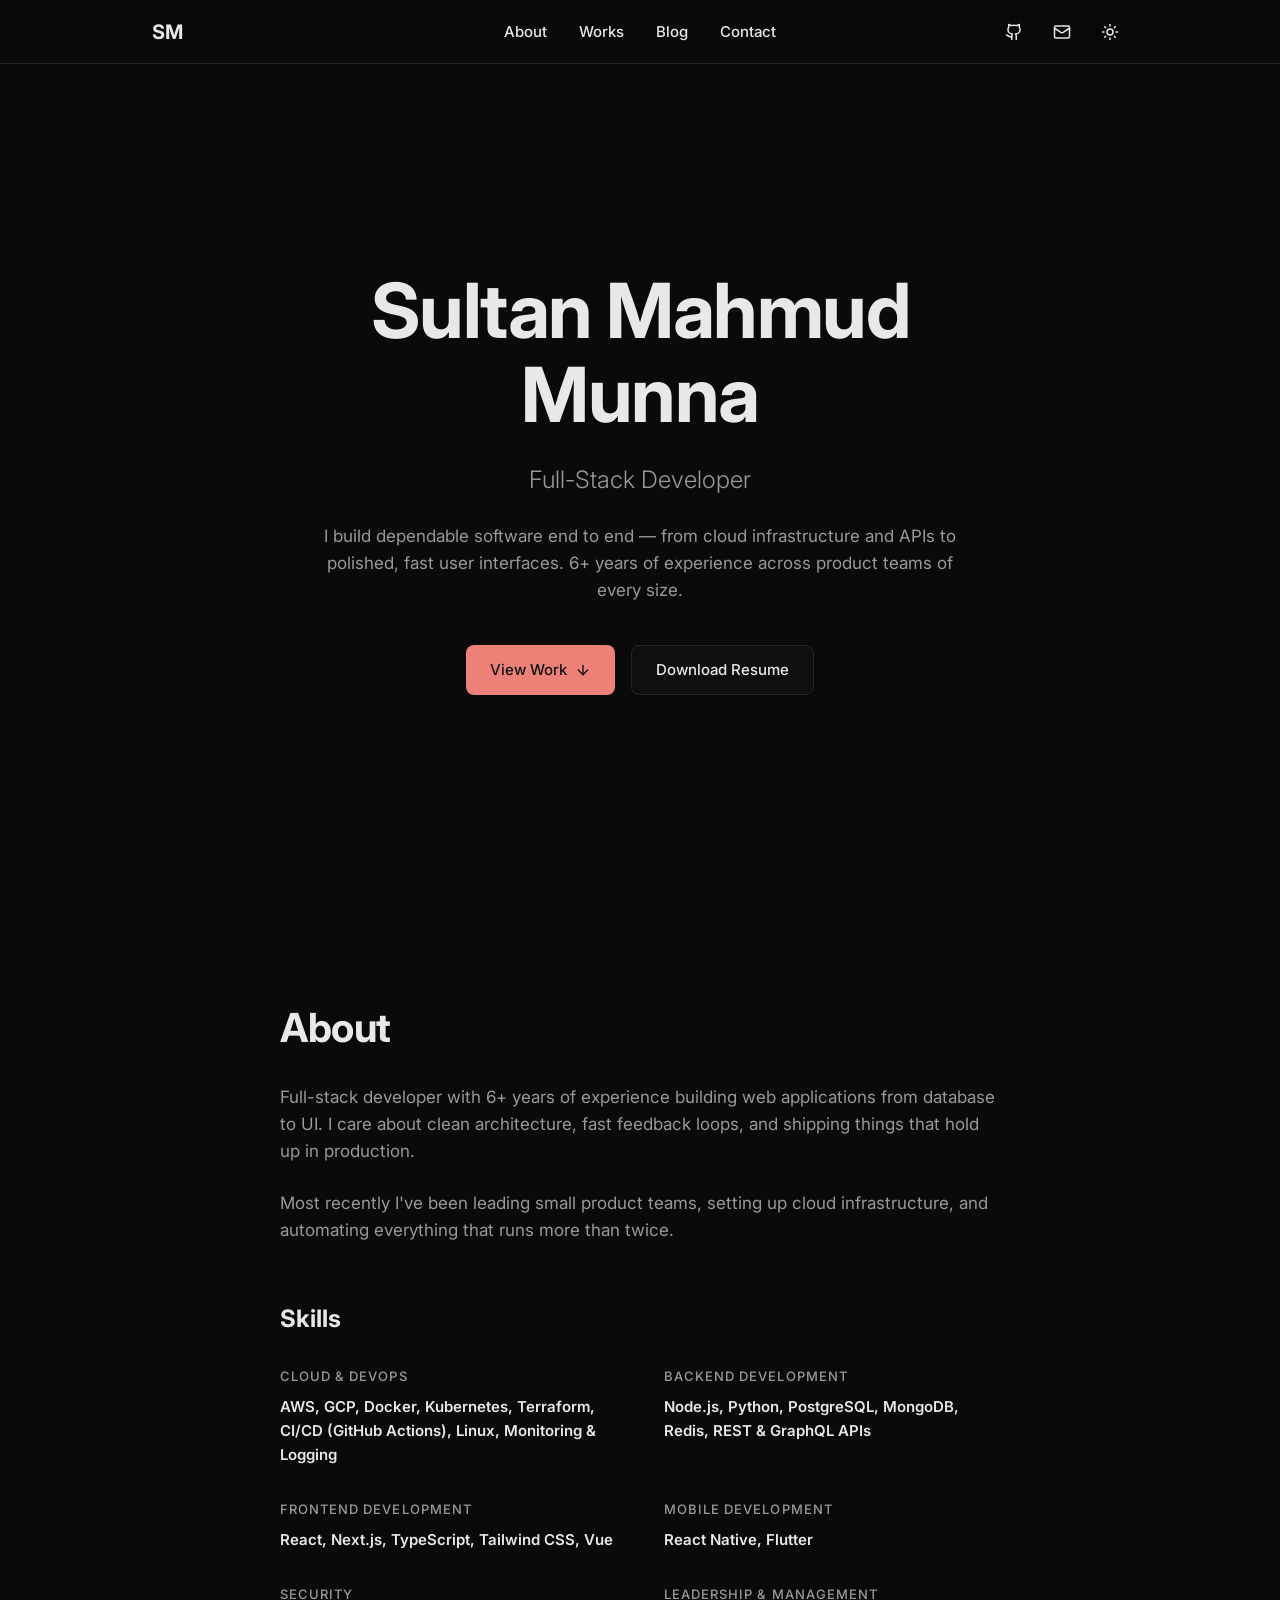
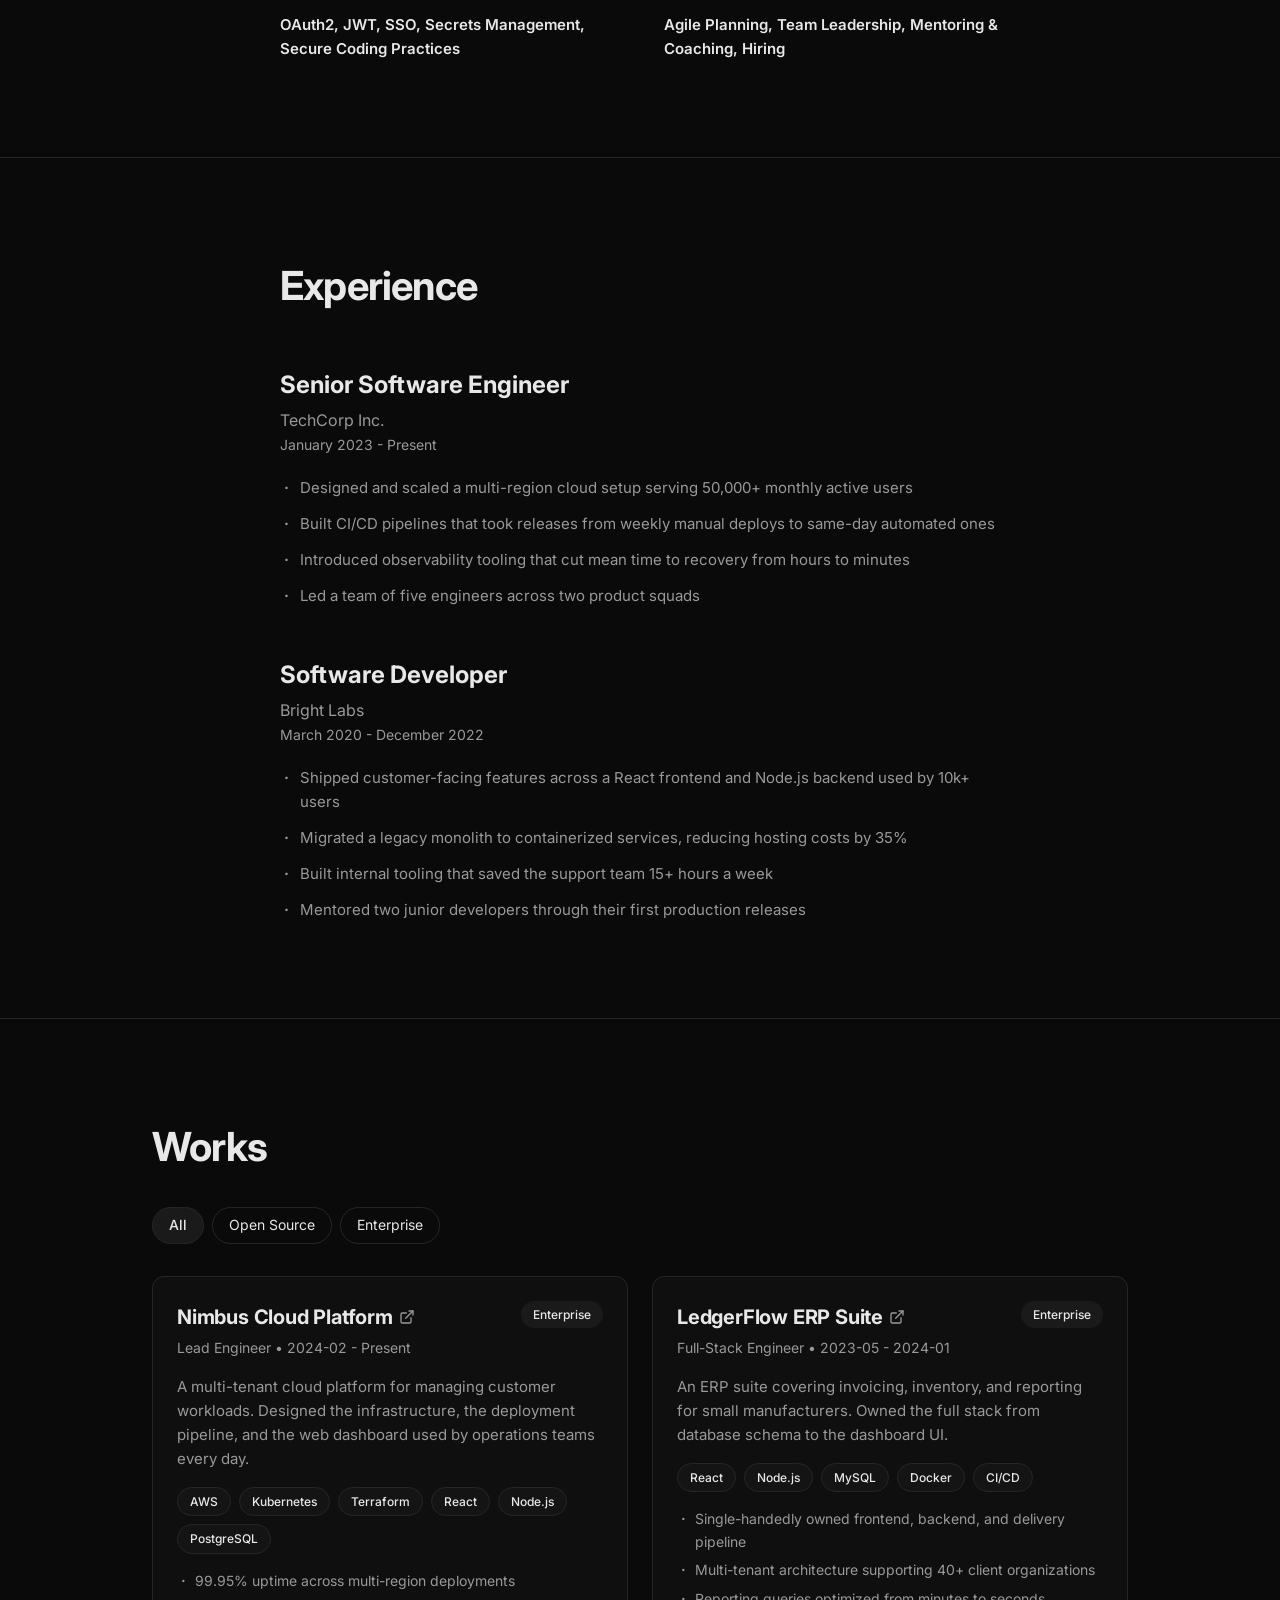
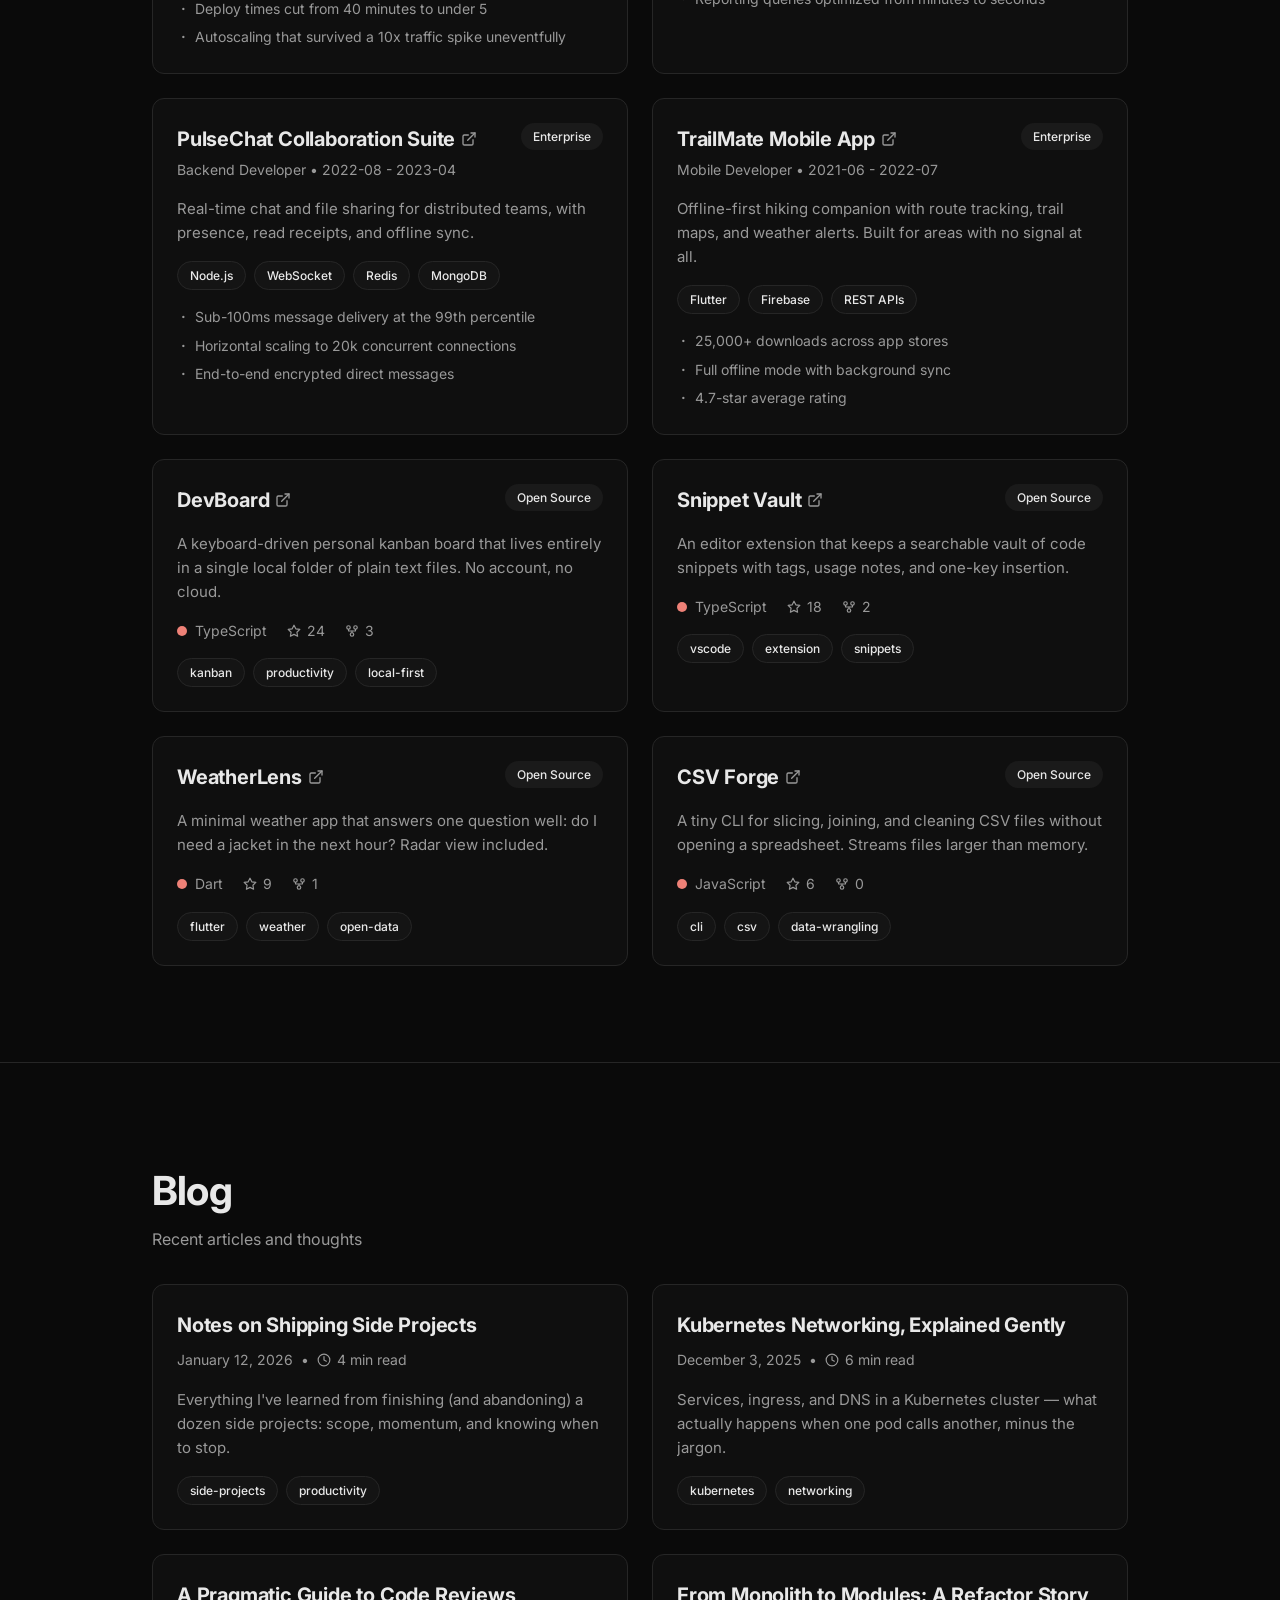
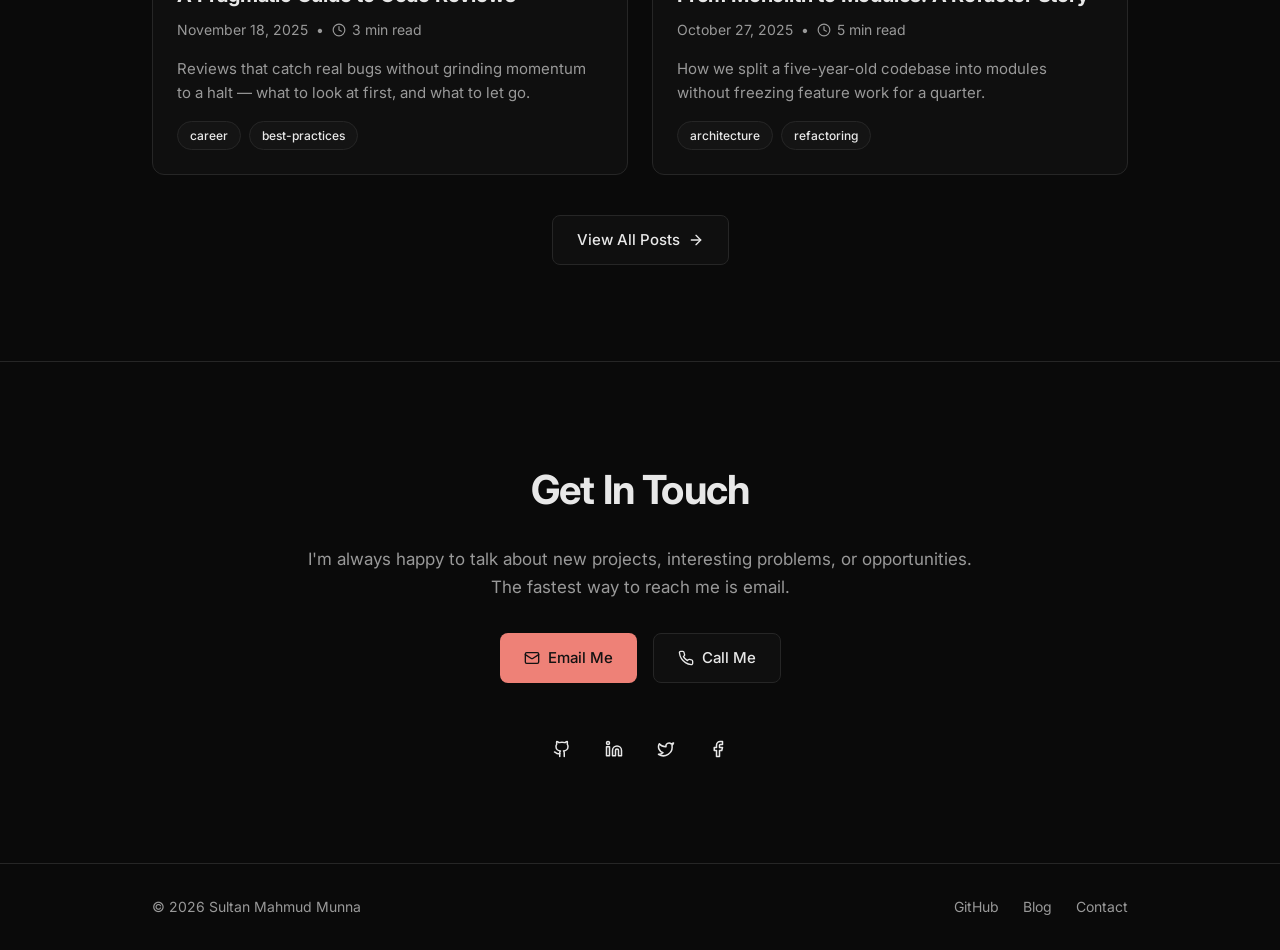
<file: index.html>
<!DOCTYPE html>
<html lang="en" class="dark">
  <head>
    <meta charset="UTF-8" />
    <meta name="viewport" content="width=device-width, initial-scale=1.0" />
    <title>Sultan Mahmud Munna — Full-Stack Developer</title>
    <meta
      name="description"
      content="Full-Stack Developer building reliable web applications, cloud infrastructure, and developer tools."
    />
    <meta name="author" content="Sultan Mahmud Munna" />
    <link rel="preconnect" href="https://fonts.googleapis.com" />
    <link rel="preconnect" href="https://fonts.gstatic.com" crossorigin />
    <link
      href="https://fonts.googleapis.com/css2?family=Inter:wght@300;400;500;600;700&display=swap"
      rel="stylesheet"
    />
    <link rel="shortcut icon" href="favicon.svg" type="image/svg+xml" />
    <link rel="stylesheet" href="css/style.css" />
    <script>
      // Apply the saved theme before first paint to avoid a flash.
      (function () {
        var saved = localStorage.getItem("theme");
        var dark = saved ? saved === "dark" : true;
        document.documentElement.classList.toggle("dark", dark);
      })();
    </script>
  </head>
  <body>
    <header class="site-header">
      <div class="container header-inner">
        <a href="#top" class="logo">SM</a>
        <nav class="main-nav" aria-label="Primary">
          <a href="#about" class="nav-link">About</a>
          <a href="#works" class="nav-link">Works</a>
          <a href="#blog" class="nav-link">Blog</a>
          <a href="#contact" class="nav-link">Contact</a>
        </nav>
        <div class="header-actions">
          <a
            href="https://github.com/sultanmunna"
            class="icon-link"
            aria-label="GitHub"
            target="_blank"
            rel="noreferrer"
          >
            <svg viewBox="0 0 24 24" fill="none" stroke="currentColor" stroke-width="2" stroke-linecap="round" stroke-linejoin="round" aria-hidden="true">
              <path d="M15 22v-4a4.8 4.8 0 0 0-1-3.5c3 0 6-2 6-5.5.08-1.25-.27-2.48-1-3.5.28-1.15.28-2.35 0-3.5 0 0-1 0-3 1.5-2.64-.5-5.36-.5-8 0C6 2 5 2 5 2c-.3 1.15-.3 2.35 0 3.5A5.403 5.403 0 0 0 4 9c0 3.5 3 5.5 6 5.5-.39.49-.68 1.05-.85 1.65-.17.6-.22 1.23-.15 1.85v4" />
              <path d="M9 18c-4.51 2-5-2-7-2" />
            </svg>
          </a>
          <a href="mailto:alex.carter@example.com" class="icon-link" aria-label="Email">
            <svg viewBox="0 0 24 24" fill="none" stroke="currentColor" stroke-width="2" stroke-linecap="round" stroke-linejoin="round" aria-hidden="true">
              <rect width="20" height="16" x="2" y="4" rx="2" />
              <path d="m22 7-8.97 5.7a1.94 1.94 0 0 1-2.06 0L2 7" />
            </svg>
          </a>
          <button id="theme-toggle" class="icon-btn" aria-label="Toggle theme">
            <svg class="icon-sun" viewBox="0 0 24 24" fill="none" stroke="currentColor" stroke-width="2" stroke-linecap="round" stroke-linejoin="round" aria-hidden="true">
              <circle cx="12" cy="12" r="4" />
              <path d="M12 2v2" /><path d="M12 20v2" />
              <path d="m4.93 4.93 1.41 1.41" /><path d="m17.66 17.66 1.41 1.41" />
              <path d="M2 12h2" /><path d="M20 12h2" />
              <path d="m6.34 17.66-1.41 1.41" /><path d="m19.07 4.93-1.41 1.41" />
            </svg>
            <svg class="icon-moon" viewBox="0 0 24 24" fill="none" stroke="currentColor" stroke-width="2" stroke-linecap="round" stroke-linejoin="round" aria-hidden="true">
              <path d="M12 3a6 6 0 0 0 9 9 9 9 0 1 1-9-9Z" />
            </svg>
          </button>
        </div>
      </div>
    </header>

    <main id="top">
      <!-- Hero -->
      <section class="hero">
        <div class="container hero-inner">
          <h1 class="hero-title reveal">Sultan Mahmud Munna</h1>
          <p class="hero-role reveal" data-delay="100">Full-Stack Developer</p>
          <p class="hero-desc reveal" data-delay="200">
            I build dependable software end to end — from cloud infrastructure
            and APIs to polished, fast user interfaces. 6+ years of experience
            across product teams of every size.
          </p>
          <div class="hero-actions reveal" data-delay="300">
            <a href="#works" class="btn btn-primary">
              View Work
              <svg viewBox="0 0 24 24" fill="none" stroke="currentColor" stroke-width="2" stroke-linecap="round" stroke-linejoin="round" aria-hidden="true">
                <path d="M12 5v14" /><path d="m19 12-7 7-7-7" />
              </svg>
            </a>
            <a href="resume.pdf" class="btn btn-outline">Download Resume</a>
          </div>
        </div>
      </section>

      <!-- About -->
      <section id="about" class="section">
        <div class="container-narrow">
          <h2 class="section-title reveal">About</h2>
          <p class="lead reveal" data-delay="100">
            Full-stack developer with 6+ years of experience building web
            applications from database to UI. I care about clean architecture,
            fast feedback loops, and shipping things that hold up in production.
          </p>
          <p class="lead reveal" data-delay="150">
            Most recently I've been leading small product teams, setting up
            cloud infrastructure, and automating everything that runs more than
            twice.
          </p>

          <h3 class="skills-title reveal">Skills</h3>
          <div class="skills-grid">
            <div class="skill reveal">
              <h4>Cloud &amp; DevOps</h4>
              <p>AWS, GCP, Docker, Kubernetes, Terraform, CI/CD (GitHub Actions), Linux, Monitoring &amp; Logging</p>
            </div>
            <div class="skill reveal" data-delay="100">
              <h4>Backend Development</h4>
              <p>Node.js, Python, PostgreSQL, MongoDB, Redis, REST &amp; GraphQL APIs</p>
            </div>
            <div class="skill reveal" data-delay="150">
              <h4>Frontend Development</h4>
              <p>React, Next.js, TypeScript, Tailwind CSS, Vue</p>
            </div>
            <div class="skill reveal" data-delay="200">
              <h4>Mobile Development</h4>
              <p>React Native, Flutter</p>
            </div>
            <div class="skill reveal" data-delay="250">
              <h4>Security</h4>
              <p>OAuth2, JWT, SSO, Secrets Management, Secure Coding Practices</p>
            </div>
            <div class="skill reveal" data-delay="300">
              <h4>Leadership &amp; Management</h4>
              <p>Agile Planning, Team Leadership, Mentoring &amp; Coaching, Hiring</p>
            </div>
          </div>
        </div>
      </section>

      <!-- Experience -->
      <section id="experience" class="section">
        <div class="container-narrow">
          <h2 class="section-title reveal">Experience</h2>

          <article class="job reveal" data-delay="100">
            <h3 class="job-title">Senior Software Engineer</h3>
            <p class="job-company">TechCorp Inc.</p>
            <p class="job-dates">January 2023 - Present</p>
            <ul class="job-points">
              <li>Designed and scaled a multi-region cloud setup serving 50,000+ monthly active users</li>
              <li>Built CI/CD pipelines that took releases from weekly manual deploys to same-day automated ones</li>
              <li>Introduced observability tooling that cut mean time to recovery from hours to minutes</li>
              <li>Led a team of five engineers across two product squads</li>
            </ul>
          </article>

          <article class="job reveal" data-delay="150">
            <h3 class="job-title">Software Developer</h3>
            <p class="job-company">Bright Labs</p>
            <p class="job-dates">March 2020 - December 2022</p>
            <ul class="job-points">
              <li>Shipped customer-facing features across a React frontend and Node.js backend used by 10k+ users</li>
              <li>Migrated a legacy monolith to containerized services, reducing hosting costs by 35%</li>
              <li>Built internal tooling that saved the support team 15+ hours a week</li>
              <li>Mentored two junior developers through their first production releases</li>
            </ul>
          </article>
        </div>
      </section>

      <!-- Works -->
      <section id="works" class="section">
        <div class="container">
          <h2 class="section-title reveal">Works</h2>
          <div class="filters reveal" data-delay="100" role="group" aria-label="Filter projects">
            <button class="filter-btn active" data-filter="all" aria-pressed="true">All</button>
            <button class="filter-btn" data-filter="open-source" aria-pressed="false">Open Source</button>
            <button class="filter-btn" data-filter="enterprise" aria-pressed="false">Enterprise</button>
          </div>

          <div class="works-grid">
            <article class="card work-card reveal" data-category="enterprise">
              <div class="card-head">
                <h3 class="card-title">
                  <a href="https://example.com" target="_blank" rel="noreferrer">
                    Nimbus Cloud Platform
                    <svg class="ext-icon" viewBox="0 0 24 24" fill="none" stroke="currentColor" stroke-width="2" stroke-linecap="round" stroke-linejoin="round" aria-hidden="true">
                      <path d="M15 3h6v6" /><path d="M10 14 21 3" />
                      <path d="M18 13v6a2 2 0 0 1-2 2H5a2 2 0 0 1-2-2V8a2 2 0 0 1 2-2h6" />
                    </svg>
                  </a>
                </h3>
                <span class="badge">Enterprise</span>
              </div>
              <p class="card-meta">Lead Engineer • 2024-02 - Present</p>
              <p class="card-desc">
                A multi-tenant cloud platform for managing customer workloads.
                Designed the infrastructure, the deployment pipeline, and the
                web dashboard used by operations teams every day.
              </p>
              <div class="tags">
                <span>AWS</span><span>Kubernetes</span><span>Terraform</span>
                <span>React</span><span>Node.js</span><span>PostgreSQL</span>
              </div>
              <ul class="card-points">
                <li>99.95% uptime across multi-region deployments</li>
                <li>Deploy times cut from 40 minutes to under 5</li>
                <li>Autoscaling that survived a 10x traffic spike uneventfully</li>
              </ul>
            </article>

            <article class="card work-card reveal" data-category="enterprise" data-delay="100">
              <div class="card-head">
                <h3 class="card-title">
                  <a href="https://example.com" target="_blank" rel="noreferrer">
                    LedgerFlow ERP Suite
                    <svg class="ext-icon" viewBox="0 0 24 24" fill="none" stroke="currentColor" stroke-width="2" stroke-linecap="round" stroke-linejoin="round" aria-hidden="true">
                      <path d="M15 3h6v6" /><path d="M10 14 21 3" />
                      <path d="M18 13v6a2 2 0 0 1-2 2H5a2 2 0 0 1-2-2V8a2 2 0 0 1 2-2h6" />
                    </svg>
                  </a>
                </h3>
                <span class="badge">Enterprise</span>
              </div>
              <p class="card-meta">Full-Stack Engineer • 2023-05 - 2024-01</p>
              <p class="card-desc">
                An ERP suite covering invoicing, inventory, and reporting for
                small manufacturers. Owned the full stack from database schema
                to the dashboard UI.
              </p>
              <div class="tags">
                <span>React</span><span>Node.js</span><span>MySQL</span>
                <span>Docker</span><span>CI/CD</span>
              </div>
              <ul class="card-points">
                <li>Single-handedly owned frontend, backend, and delivery pipeline</li>
                <li>Multi-tenant architecture supporting 40+ client organizations</li>
                <li>Reporting queries optimized from minutes to seconds</li>
              </ul>
            </article>

            <article class="card work-card reveal" data-category="enterprise" data-delay="150">
              <div class="card-head">
                <h3 class="card-title">
                  <a href="https://example.com" target="_blank" rel="noreferrer">
                    PulseChat Collaboration Suite
                    <svg class="ext-icon" viewBox="0 0 24 24" fill="none" stroke="currentColor" stroke-width="2" stroke-linecap="round" stroke-linejoin="round" aria-hidden="true">
                      <path d="M15 3h6v6" /><path d="M10 14 21 3" />
                      <path d="M18 13v6a2 2 0 0 1-2 2H5a2 2 0 0 1-2-2V8a2 2 0 0 1 2-2h6" />
                    </svg>
                  </a>
                </h3>
                <span class="badge">Enterprise</span>
              </div>
              <p class="card-meta">Backend Developer • 2022-08 - 2023-04</p>
              <p class="card-desc">
                Real-time chat and file sharing for distributed teams, with
                presence, read receipts, and offline sync.
              </p>
              <div class="tags">
                <span>Node.js</span><span>WebSocket</span><span>Redis</span><span>MongoDB</span>
              </div>
              <ul class="card-points">
                <li>Sub-100ms message delivery at the 99th percentile</li>
                <li>Horizontal scaling to 20k concurrent connections</li>
                <li>End-to-end encrypted direct messages</li>
              </ul>
            </article>

            <article class="card work-card reveal" data-category="enterprise" data-delay="200">
              <div class="card-head">
                <h3 class="card-title">
                  <a href="https://example.com" target="_blank" rel="noreferrer">
                    TrailMate Mobile App
                    <svg class="ext-icon" viewBox="0 0 24 24" fill="none" stroke="currentColor" stroke-width="2" stroke-linecap="round" stroke-linejoin="round" aria-hidden="true">
                      <path d="M15 3h6v6" /><path d="M10 14 21 3" />
                      <path d="M18 13v6a2 2 0 0 1-2 2H5a2 2 0 0 1-2-2V8a2 2 0 0 1 2-2h6" />
                    </svg>
                  </a>
                </h3>
                <span class="badge">Enterprise</span>
              </div>
              <p class="card-meta">Mobile Developer • 2021-06 - 2022-07</p>
              <p class="card-desc">
                Offline-first hiking companion with route tracking, trail maps,
                and weather alerts. Built for areas with no signal at all.
              </p>
              <div class="tags">
                <span>Flutter</span><span>Firebase</span><span>REST APIs</span>
              </div>
              <ul class="card-points">
                <li>25,000+ downloads across app stores</li>
                <li>Full offline mode with background sync</li>
                <li>4.7-star average rating</li>
              </ul>
            </article>

            <article class="card work-card reveal" data-category="open-source" data-delay="250">
              <div class="card-head">
                <h3 class="card-title">
                  <a href="https://github.com/sultanmunna/devboard" target="_blank" rel="noreferrer">
                    DevBoard
                    <svg class="ext-icon" viewBox="0 0 24 24" fill="none" stroke="currentColor" stroke-width="2" stroke-linecap="round" stroke-linejoin="round" aria-hidden="true">
                      <path d="M15 3h6v6" /><path d="M10 14 21 3" />
                      <path d="M18 13v6a2 2 0 0 1-2 2H5a2 2 0 0 1-2-2V8a2 2 0 0 1 2-2h6" />
                    </svg>
                  </a>
                </h3>
                <span class="badge">Open Source</span>
              </div>
              <p class="card-desc">
                A keyboard-driven personal kanban board that lives entirely in
                a single local folder of plain text files. No account, no cloud.
              </p>
              <div class="repo-stats">
                <span class="lang"><i class="lang-dot"></i>TypeScript</span>
                <span class="stat">
                  <svg viewBox="0 0 24 24" fill="none" stroke="currentColor" stroke-width="2" stroke-linecap="round" stroke-linejoin="round" aria-hidden="true">
                    <polygon points="12 2 15.09 8.26 22 9.27 17 14.14 18.18 21.02 12 17.77 5.82 21.02 7 14.14 2 9.27 8.91 8.26 12 2" />
                  </svg>
                  24
                </span>
                <span class="stat">
                  <svg viewBox="0 0 24 24" fill="none" stroke="currentColor" stroke-width="2" stroke-linecap="round" stroke-linejoin="round" aria-hidden="true">
                    <circle cx="12" cy="18" r="3" /><circle cx="6" cy="6" r="3" /><circle cx="18" cy="6" r="3" />
                    <path d="M18 9v2c0 .6-.4 1-1 1H7c-.6 0-1-.4-1-1V9" /><path d="M12 12v3" />
                  </svg>
                  3
                </span>
              </div>
              <div class="tags">
                <span>kanban</span><span>productivity</span><span>local-first</span>
              </div>
            </article>

            <article class="card work-card reveal" data-category="open-source" data-delay="300">
              <div class="card-head">
                <h3 class="card-title">
                  <a href="https://github.com/sultanmunna/snippet-vault" target="_blank" rel="noreferrer">
                    Snippet Vault
                    <svg class="ext-icon" viewBox="0 0 24 24" fill="none" stroke="currentColor" stroke-width="2" stroke-linecap="round" stroke-linejoin="round" aria-hidden="true">
                      <path d="M15 3h6v6" /><path d="M10 14 21 3" />
                      <path d="M18 13v6a2 2 0 0 1-2 2H5a2 2 0 0 1-2-2V8a2 2 0 0 1 2-2h6" />
                    </svg>
                  </a>
                </h3>
                <span class="badge">Open Source</span>
              </div>
              <p class="card-desc">
                An editor extension that keeps a searchable vault of code
                snippets with tags, usage notes, and one-key insertion.
              </p>
              <div class="repo-stats">
                <span class="lang"><i class="lang-dot"></i>TypeScript</span>
                <span class="stat">
                  <svg viewBox="0 0 24 24" fill="none" stroke="currentColor" stroke-width="2" stroke-linecap="round" stroke-linejoin="round" aria-hidden="true">
                    <polygon points="12 2 15.09 8.26 22 9.27 17 14.14 18.18 21.02 12 17.77 5.82 21.02 7 14.14 2 9.27 8.91 8.26 12 2" />
                  </svg>
                  18
                </span>
                <span class="stat">
                  <svg viewBox="0 0 24 24" fill="none" stroke="currentColor" stroke-width="2" stroke-linecap="round" stroke-linejoin="round" aria-hidden="true">
                    <circle cx="12" cy="18" r="3" /><circle cx="6" cy="6" r="3" /><circle cx="18" cy="6" r="3" />
                    <path d="M18 9v2c0 .6-.4 1-1 1H7c-.6 0-1-.4-1-1V9" /><path d="M12 12v3" />
                  </svg>
                  2
                </span>
              </div>
              <div class="tags">
                <span>vscode</span><span>extension</span><span>snippets</span>
              </div>
            </article>

            <article class="card work-card reveal" data-category="open-source" data-delay="350">
              <div class="card-head">
                <h3 class="card-title">
                  <a href="https://github.com/sultanmunna/weatherlens" target="_blank" rel="noreferrer">
                    WeatherLens
                    <svg class="ext-icon" viewBox="0 0 24 24" fill="none" stroke="currentColor" stroke-width="2" stroke-linecap="round" stroke-linejoin="round" aria-hidden="true">
                      <path d="M15 3h6v6" /><path d="M10 14 21 3" />
                      <path d="M18 13v6a2 2 0 0 1-2 2H5a2 2 0 0 1-2-2V8a2 2 0 0 1 2-2h6" />
                    </svg>
                  </a>
                </h3>
                <span class="badge">Open Source</span>
              </div>
              <p class="card-desc">
                A minimal weather app that answers one question well: do I need
                a jacket in the next hour? Radar view included.
              </p>
              <div class="repo-stats">
                <span class="lang"><i class="lang-dot"></i>Dart</span>
                <span class="stat">
                  <svg viewBox="0 0 24 24" fill="none" stroke="currentColor" stroke-width="2" stroke-linecap="round" stroke-linejoin="round" aria-hidden="true">
                    <polygon points="12 2 15.09 8.26 22 9.27 17 14.14 18.18 21.02 12 17.77 5.82 21.02 7 14.14 2 9.27 8.91 8.26 12 2" />
                  </svg>
                  9
                </span>
                <span class="stat">
                  <svg viewBox="0 0 24 24" fill="none" stroke="currentColor" stroke-width="2" stroke-linecap="round" stroke-linejoin="round" aria-hidden="true">
                    <circle cx="12" cy="18" r="3" /><circle cx="6" cy="6" r="3" /><circle cx="18" cy="6" r="3" />
                    <path d="M18 9v2c0 .6-.4 1-1 1H7c-.6 0-1-.4-1-1V9" /><path d="M12 12v3" />
                  </svg>
                  1
                </span>
              </div>
              <div class="tags">
                <span>flutter</span><span>weather</span><span>open-data</span>
              </div>
            </article>

            <article class="card work-card reveal" data-category="open-source" data-delay="400">
              <div class="card-head">
                <h3 class="card-title">
                  <a href="https://github.com/sultanmunna/csv-forge" target="_blank" rel="noreferrer">
                    CSV Forge
                    <svg class="ext-icon" viewBox="0 0 24 24" fill="none" stroke="currentColor" stroke-width="2" stroke-linecap="round" stroke-linejoin="round" aria-hidden="true">
                      <path d="M15 3h6v6" /><path d="M10 14 21 3" />
                      <path d="M18 13v6a2 2 0 0 1-2 2H5a2 2 0 0 1-2-2V8a2 2 0 0 1 2-2h6" />
                    </svg>
                  </a>
                </h3>
                <span class="badge">Open Source</span>
              </div>
              <p class="card-desc">
                A tiny CLI for slicing, joining, and cleaning CSV files without
                opening a spreadsheet. Streams files larger than memory.
              </p>
              <div class="repo-stats">
                <span class="lang"><i class="lang-dot"></i>JavaScript</span>
                <span class="stat">
                  <svg viewBox="0 0 24 24" fill="none" stroke="currentColor" stroke-width="2" stroke-linecap="round" stroke-linejoin="round" aria-hidden="true">
                    <polygon points="12 2 15.09 8.26 22 9.27 17 14.14 18.18 21.02 12 17.77 5.82 21.02 7 14.14 2 9.27 8.91 8.26 12 2" />
                  </svg>
                  6
                </span>
                <span class="stat">
                  <svg viewBox="0 0 24 24" fill="none" stroke="currentColor" stroke-width="2" stroke-linecap="round" stroke-linejoin="round" aria-hidden="true">
                    <circle cx="12" cy="18" r="3" /><circle cx="6" cy="6" r="3" /><circle cx="18" cy="6" r="3" />
                    <path d="M18 9v2c0 .6-.4 1-1 1H7c-.6 0-1-.4-1-1V9" /><path d="M12 12v3" />
                  </svg>
                  0
                </span>
              </div>
              <div class="tags">
                <span>cli</span><span>csv</span><span>data-wrangling</span>
              </div>
            </article>
          </div>
        </div>
      </section>

      <!-- Blog -->
      <section id="blog" class="section">
        <div class="container">
          <h2 class="section-title reveal">Blog</h2>
          <p class="section-subtitle reveal" data-delay="100">Recent articles and thoughts</p>
          <div class="blog-grid">
            <article class="card blog-card reveal" data-delay="150">
              <h3 class="card-title"><a href="blog.html">Notes on Shipping Side Projects</a></h3>
              <p class="blog-meta">
                <time datetime="2026-01-12">January 12, 2026</time>
                <span class="dot-sep">•</span>
                <span class="read-time">
                  <svg viewBox="0 0 24 24" fill="none" stroke="currentColor" stroke-width="2" stroke-linecap="round" stroke-linejoin="round" aria-hidden="true">
                    <circle cx="12" cy="12" r="10" /><polyline points="12 6 12 12 16 14" />
                  </svg>
                  4 min read
                </span>
              </p>
              <p class="card-desc">
                Everything I've learned from finishing (and abandoning) a dozen
                side projects: scope, momentum, and knowing when to stop.
              </p>
              <div class="tags"><span>side-projects</span><span>productivity</span></div>
            </article>

            <article class="card blog-card reveal" data-delay="200">
              <h3 class="card-title"><a href="blog.html">Kubernetes Networking, Explained Gently</a></h3>
              <p class="blog-meta">
                <time datetime="2025-12-03">December 3, 2025</time>
                <span class="dot-sep">•</span>
                <span class="read-time">
                  <svg viewBox="0 0 24 24" fill="none" stroke="currentColor" stroke-width="2" stroke-linecap="round" stroke-linejoin="round" aria-hidden="true">
                    <circle cx="12" cy="12" r="10" /><polyline points="12 6 12 12 16 14" />
                  </svg>
                  6 min read
                </span>
              </p>
              <p class="card-desc">
                Services, ingress, and DNS in a Kubernetes cluster — what
                actually happens when one pod calls another, minus the jargon.
              </p>
              <div class="tags"><span>kubernetes</span><span>networking</span></div>
            </article>

            <article class="card blog-card reveal" data-delay="250">
              <h3 class="card-title"><a href="blog.html">A Pragmatic Guide to Code Reviews</a></h3>
              <p class="blog-meta">
                <time datetime="2025-11-18">November 18, 2025</time>
                <span class="dot-sep">•</span>
                <span class="read-time">
                  <svg viewBox="0 0 24 24" fill="none" stroke="currentColor" stroke-width="2" stroke-linecap="round" stroke-linejoin="round" aria-hidden="true">
                    <circle cx="12" cy="12" r="10" /><polyline points="12 6 12 12 16 14" />
                  </svg>
                  3 min read
                </span>
              </p>
              <p class="card-desc">
                Reviews that catch real bugs without grinding momentum to a
                halt — what to look at first, and what to let go.
              </p>
              <div class="tags"><span>career</span><span>best-practices</span></div>
            </article>

            <article class="card blog-card reveal" data-delay="300">
              <h3 class="card-title"><a href="blog.html">From Monolith to Modules: A Refactor Story</a></h3>
              <p class="blog-meta">
                <time datetime="2025-10-27">October 27, 2025</time>
                <span class="dot-sep">•</span>
                <span class="read-time">
                  <svg viewBox="0 0 24 24" fill="none" stroke="currentColor" stroke-width="2" stroke-linecap="round" stroke-linejoin="round" aria-hidden="true">
                    <circle cx="12" cy="12" r="10" /><polyline points="12 6 12 12 16 14" />
                  </svg>
                  5 min read
                </span>
              </p>
              <p class="card-desc">
                How we split a five-year-old codebase into modules without
                freezing feature work for a quarter.
              </p>
              <div class="tags"><span>architecture</span><span>refactoring</span></div>
            </article>
          </div>
          <div class="blog-more reveal" data-delay="350">
            <a href="blog.html" class="btn btn-outline">
              View All Posts
              <svg viewBox="0 0 24 24" fill="none" stroke="currentColor" stroke-width="2" stroke-linecap="round" stroke-linejoin="round" aria-hidden="true">
                <path d="M5 12h14" /><path d="m12 5 7 7-7 7" />
              </svg>
            </a>
          </div>
        </div>
      </section>

      <!-- Contact -->
      <section id="contact" class="section section-contact">
        <div class="container contact-inner">
          <h2 class="section-title reveal">Get In Touch</h2>
          <p class="lead contact-lead reveal" data-delay="100">
            I'm always happy to talk about new projects, interesting problems,
            or opportunities. The fastest way to reach me is email.
          </p>
          <div class="contact-actions reveal" data-delay="200">
            <a href="mailto:alex.carter@example.com" class="btn btn-primary">
              <svg viewBox="0 0 24 24" fill="none" stroke="currentColor" stroke-width="2" stroke-linecap="round" stroke-linejoin="round" aria-hidden="true">
                <rect width="20" height="16" x="2" y="4" rx="2" />
                <path d="m22 7-8.97 5.7a1.94 1.94 0 0 1-2.06 0L2 7" />
              </svg>
              Email Me
            </a>
            <a href="tel:+15551234567" class="btn btn-outline">
              <svg viewBox="0 0 24 24" fill="none" stroke="currentColor" stroke-width="2" stroke-linecap="round" stroke-linejoin="round" aria-hidden="true">
                <path d="M22 16.92v3a2 2 0 0 1-2.18 2 19.79 19.79 0 0 1-8.63-3.07 19.5 19.5 0 0 1-6-6 19.79 19.79 0 0 1-3.07-8.67A2 2 0 0 1 4.11 2h3a2 2 0 0 1 2 1.72 12.84 12.84 0 0 0 .7 2.81 2 2 0 0 1-.45 2.11L8.09 9.91a16 16 0 0 0 6 6l1.27-1.27a2 2 0 0 1 2.11-.45 12.84 12.84 0 0 0 2.81.7A2 2 0 0 1 22 16.92z" />
              </svg>
              Call Me
            </a>
          </div>
          <div class="socials reveal" data-delay="300">
            <a href="https://github.com/sultanmunna" class="icon-link" aria-label="GitHub" target="_blank" rel="noreferrer">
              <svg viewBox="0 0 24 24" fill="none" stroke="currentColor" stroke-width="2" stroke-linecap="round" stroke-linejoin="round" aria-hidden="true">
                <path d="M15 22v-4a4.8 4.8 0 0 0-1-3.5c3 0 6-2 6-5.5.08-1.25-.27-2.48-1-3.5.28-1.15.28-2.35 0-3.5 0 0-1 0-3 1.5-2.64-.5-5.36-.5-8 0C6 2 5 2 5 2c-.3 1.15-.3 2.35 0 3.5A5.403 5.403 0 0 0 4 9c0 3.5 3 5.5 6 5.5-.39.49-.68 1.05-.85 1.65-.17.6-.22 1.23-.15 1.85v4" />
                <path d="M9 18c-4.51 2-5-2-7-2" />
              </svg>
            </a>
            <a href="https://linkedin.com/in/sultanmunna" class="icon-link" aria-label="LinkedIn" target="_blank" rel="noreferrer">
              <svg viewBox="0 0 24 24" fill="none" stroke="currentColor" stroke-width="2" stroke-linecap="round" stroke-linejoin="round" aria-hidden="true">
                <path d="M16 8a6 6 0 0 1 6 6v7h-4v-7a2 2 0 0 0-2-2 2 2 0 0 0-2 2v7h-4v-7a6 6 0 0 1 6-6z" />
                <rect width="4" height="12" x="2" y="9" /><circle cx="4" cy="4" r="2" />
              </svg>
            </a>
            <a href="https://x.com/sultanmunna" class="icon-link" aria-label="X (Twitter)" target="_blank" rel="noreferrer">
              <svg viewBox="0 0 24 24" fill="none" stroke="currentColor" stroke-width="2" stroke-linecap="round" stroke-linejoin="round" aria-hidden="true">
                <path d="M22 4s-.7 2.1-2 3.4c1.6 10-9.4 17.3-18 11.6 2.2.1 4.4-.6 6-2C3 15.5.5 9.6 3 5c2.2 2.6 5.6 4.1 9 4-.9-4.2 4-6.6 7-3.8 1.1 0 3-1.2 3-1.2z" />
              </svg>
            </a>
            <a href="https://facebook.com/sultanmunna" class="icon-link" aria-label="Facebook" target="_blank" rel="noreferrer">
              <svg viewBox="0 0 24 24" fill="none" stroke="currentColor" stroke-width="2" stroke-linecap="round" stroke-linejoin="round" aria-hidden="true">
                <path d="M18 2h-3a5 5 0 0 0-5 5v3H7v4h3v8h4v-8h3l1-4h-4V7a1 1 0 0 1 1-1h3z" />
              </svg>
            </a>
          </div>
        </div>
      </section>
    </main>

    <footer class="site-footer">
      <div class="container footer-inner">
        <p>© <span id="year">2026</span> Sultan Mahmud Munna</p>
        <nav class="footer-links" aria-label="Footer">
          <a href="https://github.com/sultanmunna" target="_blank" rel="noreferrer">GitHub</a>
          <a href="blog.html">Blog</a>
          <a href="mailto:alex.carter@example.com">Contact</a>
        </nav>
      </div>
    </footer>

    <script src="js/main.js"></script>
  </body>
</html>
</file>
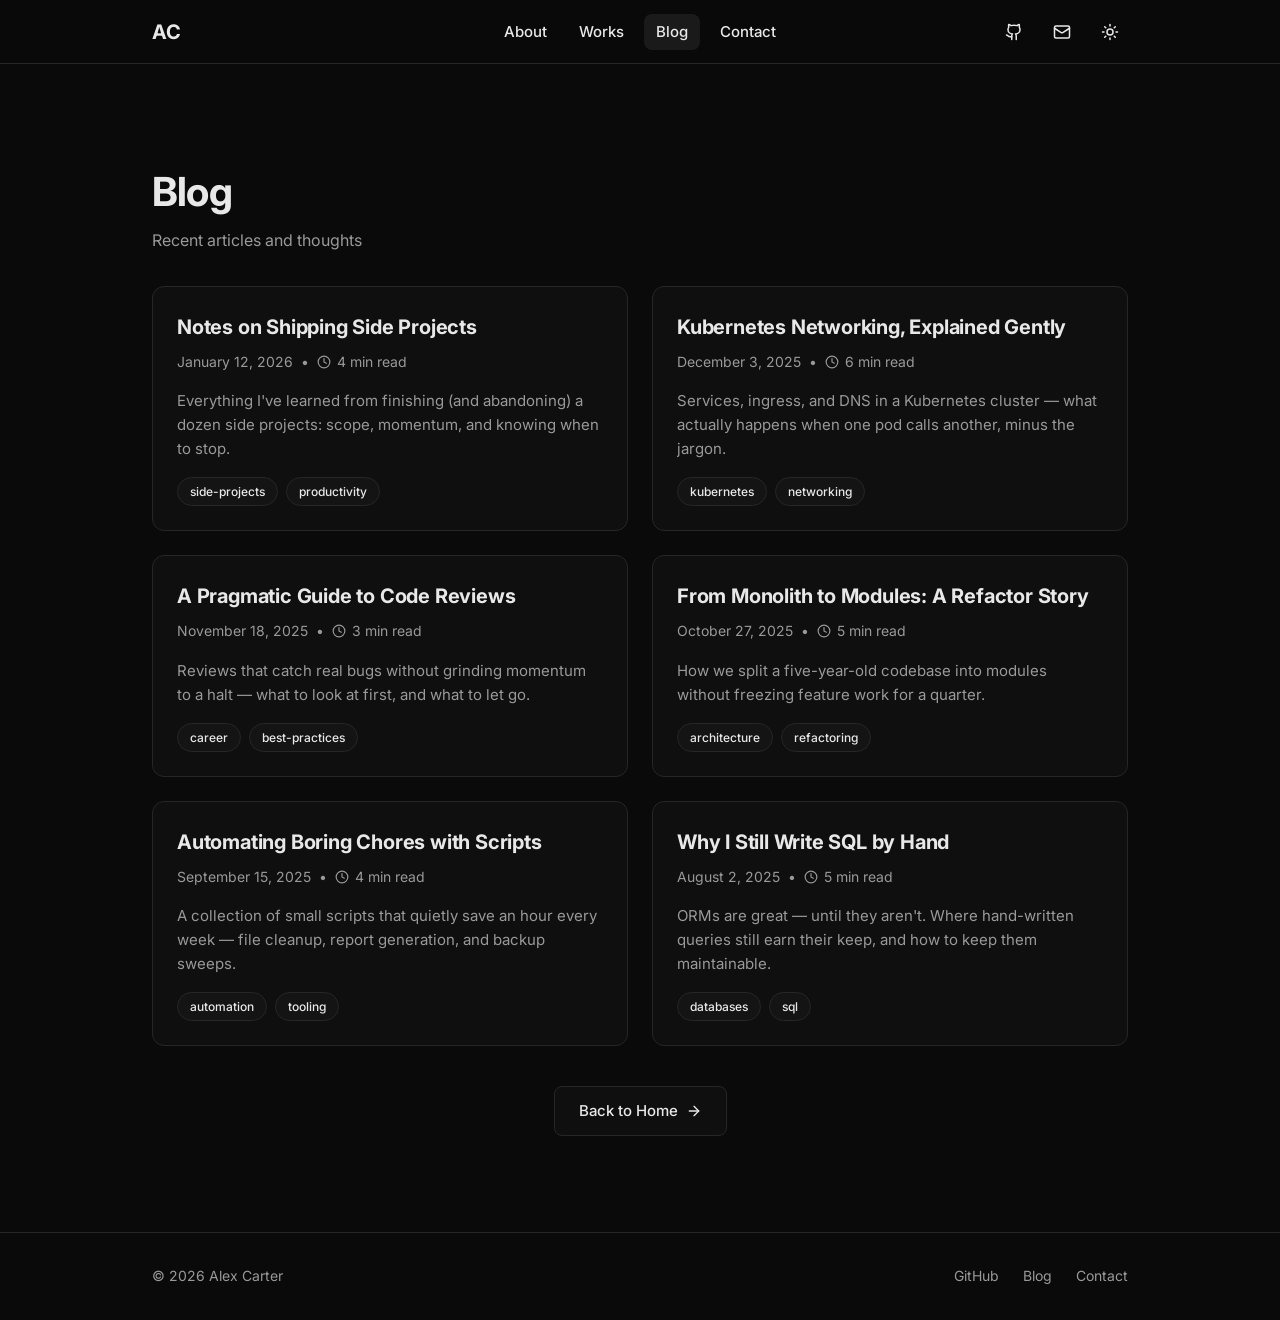
<file: blog.html>
<!DOCTYPE html>
<html lang="en" class="dark">
  <head>
    <meta charset="UTF-8" />
    <meta name="viewport" content="width=device-width, initial-scale=1.0" />
    <title>Blog — Alex Carter</title>
    <meta name="description" content="Articles and notes on software development. Placeholder content — replace with your own posts." />
    <link rel="preconnect" href="https://fonts.googleapis.com" />
    <link rel="preconnect" href="https://fonts.gstatic.com" crossorigin />
    <link
      href="https://fonts.googleapis.com/css2?family=Inter:wght@300;400;500;600;700&display=swap"
      rel="stylesheet"
    />
    <link rel="shortcut icon" href="favicon.svg" type="image/svg+xml" />
    <link rel="stylesheet" href="css/style.css" />
    <script>
      (function () {
        var saved = localStorage.getItem("theme");
        var dark = saved ? saved === "dark" : true;
        document.documentElement.classList.toggle("dark", dark);
      })();
    </script>
  </head>
  <body>
    <header class="site-header">
      <div class="container header-inner">
        <a href="index.html" class="logo">AC</a>
        <nav class="main-nav" aria-label="Primary">
          <a href="index.html#about" class="nav-link">About</a>
          <a href="index.html#works" class="nav-link">Works</a>
          <a href="blog.html" class="nav-link active">Blog</a>
          <a href="index.html#contact" class="nav-link">Contact</a>
        </nav>
        <div class="header-actions">
          <a href="https://github.com/alex-carter" class="icon-link" aria-label="GitHub" target="_blank" rel="noreferrer">
            <svg viewBox="0 0 24 24" fill="none" stroke="currentColor" stroke-width="2" stroke-linecap="round" stroke-linejoin="round" aria-hidden="true">
              <path d="M15 22v-4a4.8 4.8 0 0 0-1-3.5c3 0 6-2 6-5.5.08-1.25-.27-2.48-1-3.5.28-1.15.28-2.35 0-3.5 0 0-1 0-3 1.5-2.64-.5-5.36-.5-8 0C6 2 5 2 5 2c-.3 1.15-.3 2.35 0 3.5A5.403 5.403 0 0 0 4 9c0 3.5 3 5.5 6 5.5-.39.49-.68 1.05-.85 1.65-.17.6-.22 1.23-.15 1.85v4" />
              <path d="M9 18c-4.51 2-5-2-7-2" />
            </svg>
          </a>
          <a href="mailto:alex.carter@example.com" class="icon-link" aria-label="Email">
            <svg viewBox="0 0 24 24" fill="none" stroke="currentColor" stroke-width="2" stroke-linecap="round" stroke-linejoin="round" aria-hidden="true">
              <rect width="20" height="16" x="2" y="4" rx="2" />
              <path d="m22 7-8.97 5.7a1.94 1.94 0 0 1-2.06 0L2 7" />
            </svg>
          </a>
          <button id="theme-toggle" class="icon-btn" aria-label="Toggle theme">
            <svg class="icon-sun" viewBox="0 0 24 24" fill="none" stroke="currentColor" stroke-width="2" stroke-linecap="round" stroke-linejoin="round" aria-hidden="true">
              <circle cx="12" cy="12" r="4" />
              <path d="M12 2v2" /><path d="M12 20v2" />
              <path d="m4.93 4.93 1.41 1.41" /><path d="m17.66 17.66 1.41 1.41" />
              <path d="M2 12h2" /><path d="M20 12h2" />
              <path d="m6.34 17.66-1.41 1.41" /><path d="m19.07 4.93-1.41 1.41" />
            </svg>
            <svg class="icon-moon" viewBox="0 0 24 24" fill="none" stroke="currentColor" stroke-width="2" stroke-linecap="round" stroke-linejoin="round" aria-hidden="true">
              <path d="M12 3a6 6 0 0 0 9 9 9 9 0 1 1-9-9Z" />
            </svg>
          </button>
        </div>
      </div>
    </header>

    <main>
      <section class="section" style="border-top: none">
        <div class="container">
          <h1 class="section-title reveal">Blog</h1>
          <p class="section-subtitle reveal" data-delay="100">Recent articles and thoughts</p>
          <div class="blog-grid">
            <article class="card blog-card reveal" data-delay="150">
              <h2 class="card-title"><a href="#">Notes on Shipping Side Projects</a></h2>
              <p class="blog-meta">
                <time datetime="2026-01-12">January 12, 2026</time>
                <span class="dot-sep">•</span>
                <span class="read-time">
                  <svg viewBox="0 0 24 24" fill="none" stroke="currentColor" stroke-width="2" stroke-linecap="round" stroke-linejoin="round" aria-hidden="true">
                    <circle cx="12" cy="12" r="10" /><polyline points="12 6 12 12 16 14" />
                  </svg>
                  4 min read
                </span>
              </p>
              <p class="card-desc">
                Everything I've learned from finishing (and abandoning) a dozen
                side projects: scope, momentum, and knowing when to stop.
              </p>
              <div class="tags"><span>side-projects</span><span>productivity</span></div>
            </article>

            <article class="card blog-card reveal" data-delay="200">
              <h2 class="card-title"><a href="#">Kubernetes Networking, Explained Gently</a></h2>
              <p class="blog-meta">
                <time datetime="2025-12-03">December 3, 2025</time>
                <span class="dot-sep">•</span>
                <span class="read-time">
                  <svg viewBox="0 0 24 24" fill="none" stroke="currentColor" stroke-width="2" stroke-linecap="round" stroke-linejoin="round" aria-hidden="true">
                    <circle cx="12" cy="12" r="10" /><polyline points="12 6 12 12 16 14" />
                  </svg>
                  6 min read
                </span>
              </p>
              <p class="card-desc">
                Services, ingress, and DNS in a Kubernetes cluster — what
                actually happens when one pod calls another, minus the jargon.
              </p>
              <div class="tags"><span>kubernetes</span><span>networking</span></div>
            </article>

            <article class="card blog-card reveal" data-delay="250">
              <h2 class="card-title"><a href="#">A Pragmatic Guide to Code Reviews</a></h2>
              <p class="blog-meta">
                <time datetime="2025-11-18">November 18, 2025</time>
                <span class="dot-sep">•</span>
                <span class="read-time">
                  <svg viewBox="0 0 24 24" fill="none" stroke="currentColor" stroke-width="2" stroke-linecap="round" stroke-linejoin="round" aria-hidden="true">
                    <circle cx="12" cy="12" r="10" /><polyline points="12 6 12 12 16 14" />
                  </svg>
                  3 min read
                </span>
              </p>
              <p class="card-desc">
                Reviews that catch real bugs without grinding momentum to a
                halt — what to look at first, and what to let go.
              </p>
              <div class="tags"><span>career</span><span>best-practices</span></div>
            </article>

            <article class="card blog-card reveal" data-delay="300">
              <h2 class="card-title"><a href="#">From Monolith to Modules: A Refactor Story</a></h2>
              <p class="blog-meta">
                <time datetime="2025-10-27">October 27, 2025</time>
                <span class="dot-sep">•</span>
                <span class="read-time">
                  <svg viewBox="0 0 24 24" fill="none" stroke="currentColor" stroke-width="2" stroke-linecap="round" stroke-linejoin="round" aria-hidden="true">
                    <circle cx="12" cy="12" r="10" /><polyline points="12 6 12 12 16 14" />
                  </svg>
                  5 min read
                </span>
              </p>
              <p class="card-desc">
                How we split a five-year-old codebase into modules without
                freezing feature work for a quarter.
              </p>
              <div class="tags"><span>architecture</span><span>refactoring</span></div>
            </article>

            <article class="card blog-card reveal" data-delay="350">
              <h2 class="card-title"><a href="#">Automating Boring Chores with Scripts</a></h2>
              <p class="blog-meta">
                <time datetime="2025-09-15">September 15, 2025</time>
                <span class="dot-sep">•</span>
                <span class="read-time">
                  <svg viewBox="0 0 24 24" fill="none" stroke="currentColor" stroke-width="2" stroke-linecap="round" stroke-linejoin="round" aria-hidden="true">
                    <circle cx="12" cy="12" r="10" /><polyline points="12 6 12 12 16 14" />
                  </svg>
                  4 min read
                </span>
              </p>
              <p class="card-desc">
                A collection of small scripts that quietly save an hour every
                week — file cleanup, report generation, and backup sweeps.
              </p>
              <div class="tags"><span>automation</span><span>tooling</span></div>
            </article>

            <article class="card blog-card reveal" data-delay="400">
              <h2 class="card-title"><a href="#">Why I Still Write SQL by Hand</a></h2>
              <p class="blog-meta">
                <time datetime="2025-08-02">August 2, 2025</time>
                <span class="dot-sep">•</span>
                <span class="read-time">
                  <svg viewBox="0 0 24 24" fill="none" stroke="currentColor" stroke-width="2" stroke-linecap="round" stroke-linejoin="round" aria-hidden="true">
                    <circle cx="12" cy="12" r="10" /><polyline points="12 6 12 12 16 14" />
                  </svg>
                  5 min read
                </span>
              </p>
              <p class="card-desc">
                ORMs are great — until they aren't. Where hand-written queries
                still earn their keep, and how to keep them maintainable.
              </p>
              <div class="tags"><span>databases</span><span>sql</span></div>
            </article>
          </div>
          <div class="blog-more">
            <a href="index.html" class="btn btn-outline">
              Back to Home
              <svg viewBox="0 0 24 24" fill="none" stroke="currentColor" stroke-width="2" stroke-linecap="round" stroke-linejoin="round" aria-hidden="true">
                <path d="M5 12h14" /><path d="m12 5 7 7-7 7" />
              </svg>
            </a>
          </div>
        </div>
      </section>
    </main>

    <footer class="site-footer">
      <div class="container footer-inner">
        <p>© <span id="year">2026</span> Alex Carter</p>
        <nav class="footer-links" aria-label="Footer">
          <a href="https://github.com/alex-carter" target="_blank" rel="noreferrer">GitHub</a>
          <a href="blog.html">Blog</a>
          <a href="mailto:alex.carter@example.com">Contact</a>
        </nav>
      </div>
    </footer>

    <script src="js/main.js"></script>
  </body>
</html>
</file>
<file: css/style.css>
/* ---------------------------------------------------------------------------
   Design tokens
--------------------------------------------------------------------------- */

:root {
  --background: 0 0% 98%;
  --foreground: 0 0% 7%;
  --card: 0 0% 100%;
  --secondary: 0 0% 95%;
  --secondary-foreground: 0 0% 7%;
  --muted-foreground: 0 0% 40%;
  --accent: 5 78% 70%;
  --accent-foreground: 0 0% 7%;
  --border: 0 0% 90%;
  --radius: 0.5rem;
  --header-height: 4rem;
  --container: 64rem;        /* header, works, blog, contact */
  --container-narrow: 48rem; /* about, experience */
  --ease: cubic-bezier(0.4, 0, 0.2, 1);
}

.dark {
  --background: 0 0% 4%;
  --foreground: 0 0% 91%;
  --card: 0 0% 6%;
  --secondary: 0 0% 10%;
  --secondary-foreground: 0 0% 91%;
  --muted-foreground: 0 0% 60%;
  --border: 0 0% 15%;
}

/* ---------------------------------------------------------------------------
   Base
--------------------------------------------------------------------------- */

*,
*::before,
*::after {
  box-sizing: border-box;
  margin: 0;
  padding: 0;
}

html {
  scroll-behavior: smooth;
  scroll-padding-top: calc(var(--header-height) + 1rem);
}

body {
  font-family: "Inter", system-ui, sans-serif;
  background: hsl(var(--background));
  color: hsl(var(--foreground));
  line-height: 1.6;
  padding-top: var(--header-height);
  transition: background 0.3s var(--ease), color 0.3s var(--ease);
  -webkit-font-smoothing: antialiased;
}

a {
  color: inherit;
  text-decoration: none;
}

button {
  font: inherit;
  color: inherit;
  background: none;
  border: none;
  cursor: pointer;
}

svg {
  display: block;
}

.container,
.container-narrow {
  width: 100%;
  margin-inline: auto;
  padding-inline: 1.5rem;
}

.container {
  max-width: var(--container);
}

.container-narrow {
  max-width: var(--container-narrow);
}

/* ---------------------------------------------------------------------------
   Header
--------------------------------------------------------------------------- */

.site-header {
  position: fixed;
  inset: 0 0 auto;
  height: var(--header-height);
  z-index: 50;
  background: color-mix(in srgb, hsl(var(--background)) 85%, transparent);
  backdrop-filter: blur(12px);
  -webkit-backdrop-filter: blur(12px);
  border-bottom: 1px solid hsl(var(--border));
}

.header-inner {
  display: flex;
  align-items: center;
  justify-content: space-between;
  height: 100%;
}

.logo {
  font-size: 1.25rem;
  font-weight: 700;
  letter-spacing: 0.02em;
}

.main-nav {
  display: flex;
  gap: 0.5rem;
  position: absolute;
  left: 50%;
  transform: translateX(-50%);
}

.nav-link {
  padding: 0.375rem 0.75rem;
  border-radius: var(--radius);
  font-size: 0.9375rem;
  font-weight: 500;
  color: hsl(var(--foreground));
  transition: background 0.3s var(--ease), color 0.3s var(--ease);
}

.nav-link:hover {
  background: hsl(var(--secondary));
}

.nav-link.active {
  background: hsl(var(--secondary));
}

.header-actions {
  display: flex;
  align-items: center;
  gap: 0.75rem;
}

.icon-link,
.icon-btn {
  display: grid;
  place-items: center;
  width: 2.25rem;
  height: 2.25rem;
  border-radius: var(--radius);
  color: hsl(var(--foreground));
  transition: background 0.3s var(--ease), color 0.3s var(--ease);
}

.icon-link:hover,
.icon-btn:hover {
  background: hsl(var(--secondary));
}

.icon-link svg,
.icon-btn svg {
  width: 1.125rem;
  height: 1.125rem;
}

/* Theme toggle icon swap: sun while dark, moon while light */
.icon-sun { display: none; }
.dark .icon-sun { display: block; }
.dark .icon-moon { display: none; }

/* ---------------------------------------------------------------------------
   Buttons
--------------------------------------------------------------------------- */

.btn {
  display: inline-flex;
  align-items: center;
  gap: 0.5rem;
  padding: 0.75rem 1.5rem;
  border-radius: var(--radius);
  font-size: 0.9375rem;
  font-weight: 500;
  transition: all 0.3s var(--ease);
}

.btn svg {
  width: 1rem;
  height: 1rem;
}

.btn-primary {
  background: hsl(var(--accent));
  color: hsl(var(--accent-foreground));
}

.btn-primary:hover {
  background: hsl(var(--accent) / 0.85);
}

.btn-outline {
  background: hsl(var(--card));
  border: 1px solid hsl(var(--border));
  color: hsl(var(--foreground));
}

.btn-outline:hover {
  background: hsl(var(--secondary));
}

/* ---------------------------------------------------------------------------
   Hero
--------------------------------------------------------------------------- */

.hero {
  min-height: calc(100vh - var(--header-height));
  display: flex;
  align-items: center;
  justify-content: center;
  text-align: center;
}

.hero-inner {
  max-width: 48rem;
}

.hero-title {
  font-size: clamp(3rem, 8vw, 4.75rem);
  font-weight: 700;
  line-height: 1.1;
  letter-spacing: -0.02em;
  max-width: 14ch;
  margin-inline: auto;
}

.hero-role {
  margin-top: 1.5rem;
  font-size: clamp(1.25rem, 3vw, 1.5rem);
  font-weight: 300;
  color: hsl(var(--muted-foreground));
}

.hero-desc {
  margin-top: 1.5rem;
  margin-inline: auto;
  max-width: 42rem;
  font-size: 1.0625rem;
  color: hsl(var(--muted-foreground));
}

.hero-actions {
  margin-top: 2.5rem;
  display: flex;
  justify-content: center;
  gap: 1rem;
  flex-wrap: wrap;
}

/* ---------------------------------------------------------------------------
   Sections
--------------------------------------------------------------------------- */

.section {
  padding-block: 6rem;
  border-top: 1px solid hsl(var(--border));
}

.hero + .section {
  border-top: none;
}

.section-title {
  font-size: clamp(2rem, 4vw, 2.5rem);
  font-weight: 700;
  letter-spacing: -0.02em;
}

.section-subtitle {
  margin-top: 0.25rem;
  color: hsl(var(--muted-foreground));
}

.lead {
  margin-top: 1.5rem;
  font-size: 1.0625rem;
  color: hsl(var(--muted-foreground));
}

/* About / skills */

.skills-title {
  margin-top: 3.5rem;
  font-size: 1.5rem;
  font-weight: 700;
}

.skills-grid {
  margin-top: 1.75rem;
  display: grid;
  grid-template-columns: repeat(2, 1fr);
  gap: 2rem 3rem;
}

.skill h4 {
  font-size: 0.8125rem;
  font-weight: 500;
  letter-spacing: 0.08em;
  text-transform: uppercase;
  color: hsl(var(--muted-foreground));
}

.skill p {
  margin-top: 0.5rem;
  font-size: 0.9375rem;
  font-weight: 600;
}

/* Experience */

.job {
  margin-top: 3rem;
}

.job-title {
  font-size: 1.5rem;
  font-weight: 700;
}

.job-company {
  margin-top: 0.25rem;
  color: hsl(var(--muted-foreground));
}

.job-dates {
  font-size: 0.875rem;
  color: hsl(var(--muted-foreground));
}

.job-points {
  margin-top: 1.25rem;
  list-style: none;
  display: grid;
  gap: 0.75rem;
}

.job-points li {
  position: relative;
  padding-left: 1.25rem;
  font-size: 0.9375rem;
  color: hsl(var(--muted-foreground));
}

.job-points li::before {
  content: "·";
  position: absolute;
  left: 0.25rem;
  font-weight: 700;
}

/* ---------------------------------------------------------------------------
   Cards (works + blog)
--------------------------------------------------------------------------- */

.filters {
  margin-top: 1.75rem;
  display: flex;
  gap: 0.5rem;
  flex-wrap: wrap;
}

.filter-btn {
  padding: 0.375rem 1rem;
  border-radius: 999px;
  border: 1px solid hsl(var(--border));
  font-size: 0.875rem;
  color: hsl(var(--foreground));
  transition: all 0.3s var(--ease);
}

.filter-btn:hover {
  background: hsl(var(--secondary));
}

.filter-btn.active {
  background: hsl(var(--secondary));
  font-weight: 500;
}

.works-grid,
.blog-grid {
  margin-top: 2rem;
  display: grid;
  grid-template-columns: repeat(2, 1fr);
  gap: 1.5rem;
}

.works-grid > .hidden {
  display: none;
}

.card {
  background: hsl(var(--card));
  border: 1px solid hsl(var(--border));
  border-radius: calc(var(--radius) + 0.25rem);
  padding: 1.5rem;
  transition: border-color 0.3s var(--ease), transform 0.3s var(--ease);
}

.card:hover {
  border-color: hsl(var(--muted-foreground) / 0.4);
}

.card-head {
  display: flex;
  align-items: flex-start;
  justify-content: space-between;
  gap: 1rem;
}

.card-title {
  font-size: 1.25rem;
  font-weight: 700;
  letter-spacing: -0.01em;
}

.card-title a {
  display: inline-flex;
  align-items: center;
  gap: 0.375rem;
}

.ext-icon {
  width: 1rem;
  height: 1rem;
  color: hsl(var(--muted-foreground));
  transition: color 0.3s var(--ease);
}

.card-title a:hover .ext-icon {
  color: hsl(var(--foreground));
}

.badge {
  flex-shrink: 0;
  padding: 0.25rem 0.75rem;
  border-radius: 999px;
  background: hsl(var(--secondary));
  color: hsl(var(--secondary-foreground));
  font-size: 0.75rem;
  font-weight: 500;
}

.card-meta {
  margin-top: 0.25rem;
  font-size: 0.875rem;
  color: hsl(var(--muted-foreground));
}

.card-desc {
  margin-top: 1rem;
  font-size: 0.9375rem;
  color: hsl(var(--muted-foreground));
}

.tags {
  margin-top: 1rem;
  display: flex;
  flex-wrap: wrap;
  gap: 0.5rem;
}

.tags span {
  padding: 0.25rem 0.75rem;
  border-radius: 999px;
  background: hsl(var(--secondary));
  font-size: 0.75rem;
  font-weight: 500;
}

.dark .tags span {
  background: hsl(var(--secondary) / 0.5);
  border: 1px solid hsl(var(--border));
}

.card-points {
  margin-top: 1rem;
  list-style: none;
  display: grid;
  gap: 0.375rem;
}

.card-points li {
  position: relative;
  padding-left: 1.125rem;
  font-size: 0.875rem;
  color: hsl(var(--muted-foreground));
}

.card-points li::before {
  content: "·";
  position: absolute;
  left: 0.25rem;
  font-weight: 700;
}

/* Open-source repo stats */

.repo-stats {
  margin-top: 1rem;
  display: flex;
  align-items: center;
  gap: 1.25rem;
  font-size: 0.875rem;
  color: hsl(var(--muted-foreground));
}

.lang {
  display: inline-flex;
  align-items: center;
  gap: 0.5rem;
}

.lang-dot {
  width: 0.625rem;
  height: 0.625rem;
  border-radius: 999px;
  background: hsl(var(--accent));
}

.stat {
  display: inline-flex;
  align-items: center;
  gap: 0.375rem;
}

.stat svg {
  width: 0.875rem;
  height: 0.875rem;
}

/* Blog */

.blog-meta {
  margin-top: 0.5rem;
  display: flex;
  align-items: center;
  gap: 0.5rem;
  font-size: 0.875rem;
  color: hsl(var(--muted-foreground));
}

.read-time {
  display: inline-flex;
  align-items: center;
  gap: 0.375rem;
}

.read-time svg {
  width: 0.875rem;
  height: 0.875rem;
}

.blog-card .card-desc {
  display: -webkit-box;
  -webkit-line-clamp: 3;
  -webkit-box-orient: vertical;
  overflow: hidden;
}

.blog-more {
  margin-top: 2.5rem;
  text-align: center;
}

/* ---------------------------------------------------------------------------
   Contact
--------------------------------------------------------------------------- */

.section-contact {
  text-align: center;
}

.contact-inner {
  max-width: 48rem;
}

.contact-lead {
  max-width: 42rem;
  margin-inline: auto;
}

.contact-actions {
  margin-top: 2rem;
  display: flex;
  justify-content: center;
  gap: 1rem;
  flex-wrap: wrap;
}

.socials {
  margin-top: 3rem;
  display: flex;
  justify-content: center;
  gap: 1rem;
}

/* ---------------------------------------------------------------------------
   Footer
--------------------------------------------------------------------------- */

.site-footer {
  border-top: 1px solid hsl(var(--border));
  padding-block: 2rem;
}

.footer-inner {
  display: flex;
  align-items: center;
  justify-content: space-between;
  gap: 1rem;
  flex-wrap: wrap;
  font-size: 0.875rem;
  color: hsl(var(--muted-foreground));
}

.footer-links {
  display: flex;
  gap: 1.5rem;
}

.footer-links a {
  transition: color 0.3s var(--ease);
}

.footer-links a:hover {
  color: hsl(var(--foreground));
}

/* ---------------------------------------------------------------------------
   Scroll reveal
--------------------------------------------------------------------------- */

.reveal {
  opacity: 0;
  transform: translateY(24px);
  transition: opacity 0.6s var(--ease), transform 0.6s var(--ease);
  transition-delay: var(--reveal-delay, 0ms);
}

.reveal.visible {
  opacity: 1;
  transform: none;
}

@media (prefers-reduced-motion: reduce) {
  html {
    scroll-behavior: auto;
  }

  .reveal {
    opacity: 1;
    transform: none;
    transition: none;
  }
}

/* ---------------------------------------------------------------------------
   Responsive
--------------------------------------------------------------------------- */

@media (max-width: 767px) {
  .main-nav {
    display: none;
  }

  .section {
    padding-block: 4rem;
  }

  .works-grid,
  .blog-grid,
  .skills-grid {
    grid-template-columns: 1fr;
  }

  .hero-actions .btn,
  .contact-actions .btn {
    width: min(100%, 20rem);
    justify-content: center;
  }
}
</file>
